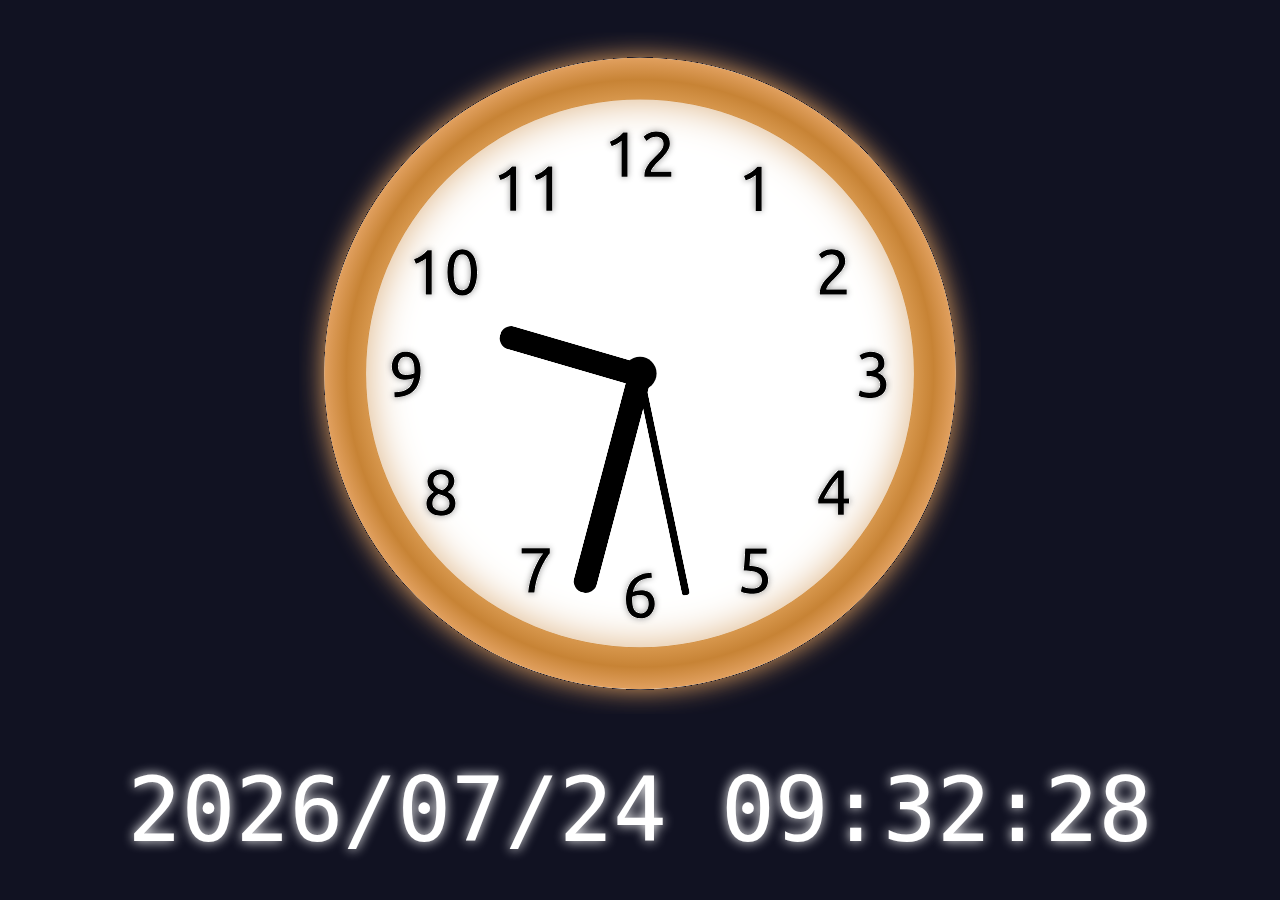
<file: index.html>
<!DOCTYPE html>
<html prefix="og: https://ogp.me/ns#">
  <head>
    <meta name="viewport" content="width=device-width, initial-scale=1">
    <title>
      laseClock
    </title>
    <style>
      body {
        background: #111222;
        color: white;
        margin: 0;
        display: flex;
        height: 100vh;
        justify-content: center;
      }
      .collection {
        display: flex;
        flex-direction: column-reverse;
        justify-content: center;
        width: 100%;
        height: 100%;
      }
      iframe {
        border: none;
        width: 100%;
        background: none;
      }
      .analog {
        height: 60vw;
      }
    </style>
    <meta
      property="og:title"
      content="laseClock"
    >
    <meta
      property="og:description"
      content="Simple analog and digital clocks."
    >
    <noscript>
      This website will not work without JavaScript.
      <style>
        body { display: none; }
      </style>
    </noscript>
  </head>
  <body>
    <div class="collection">
      <iframe 
        src="./digital.html"
        class="digital"
      ></iframe>
      <iframe
        src="./analog.html"
        class="analog"
      ></iframe>
    </div>
  </body>
</html>
</file>
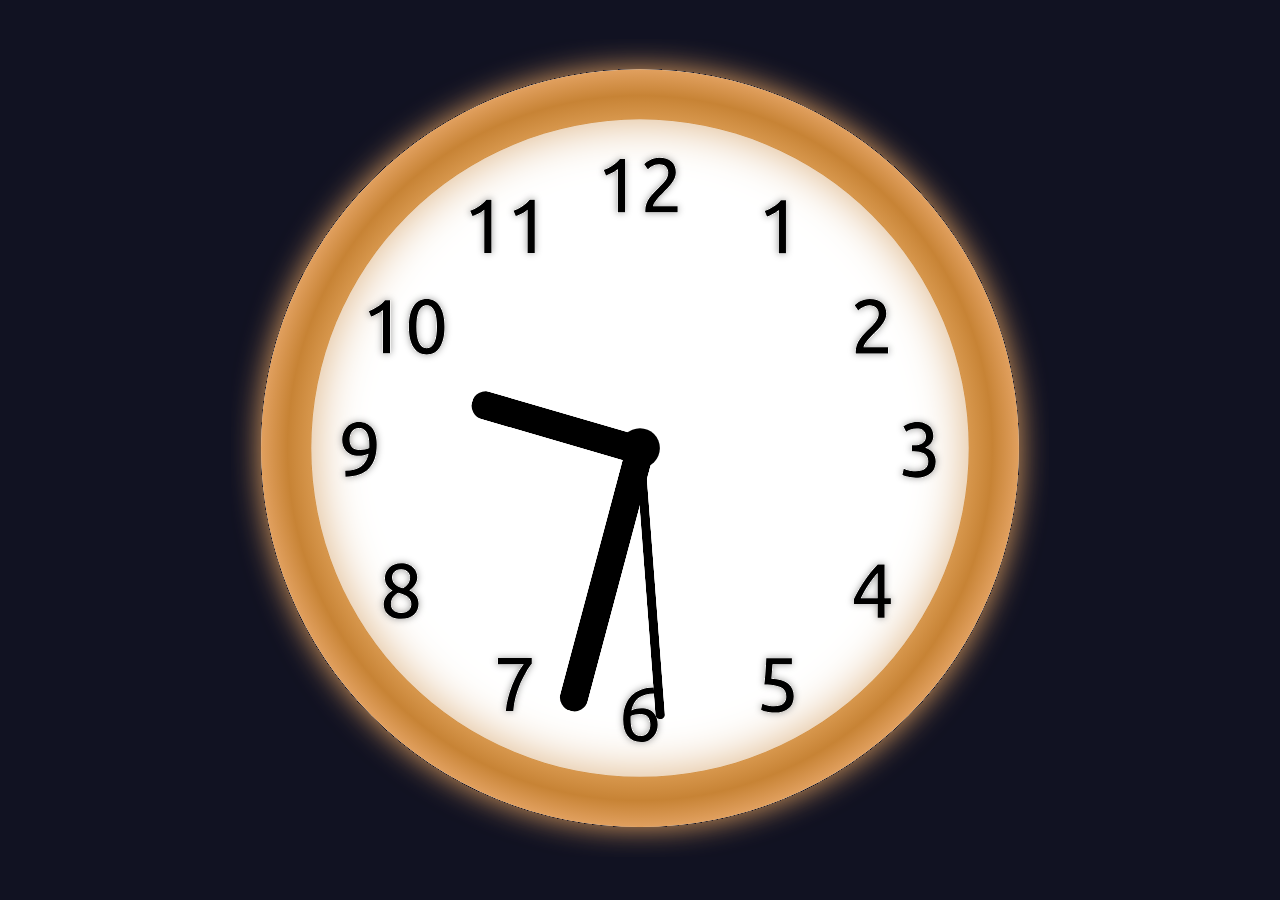
<file: analog.html>
<!DOCTYPE html>
<html prefix="og: https://ogp.me/ns#">
  <head>
    <meta name="viewport" content="width=device-width, initial-scale=1">
    <title>
      analog - laseClock
    </title>
    <link
      rel="stylesheet"
      href="./styles/analog.css"
    >
    <meta
      property="og:title"
      content="analog - laseClock"
    >
    <meta
      property="og:description"
      content="A simple analog clock."
    >
  </head>
  <body>
    <noscript>
      This website will not work without JavaScript.
      <style>
        .content, object {
          display: none;
        }
      </style>
    </noscript>
    <div class="content">
      <object data="./assets/base.svg" class="base"></object>
      <div class="hands">
        <object data="./assets/hour_hand.svg"   class="hand hour"></object>
        <object data="./assets/minute_hand.svg" class="hand minute"></object>
        <object data="./assets/second_hand.svg" class="hand second"></object>
      </div>
    </div>
    <script src="./scripts/analog.js"></script>
  </body>
</html>
</file>
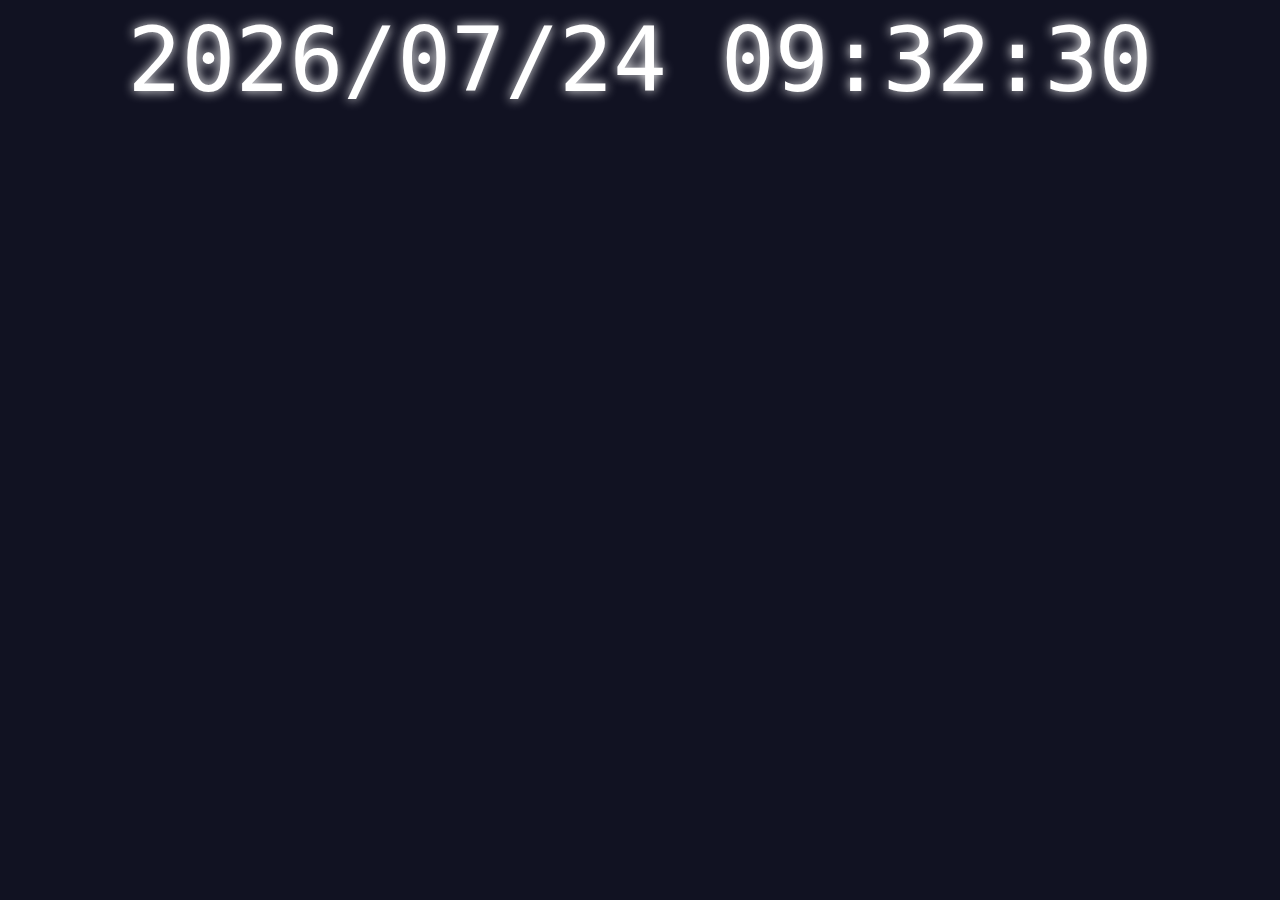
<file: digital.html>
<!DOCTYPE html>
<html prefix="og: https://ogp.me/ns#">
  <head>
    <meta name="viewport" content="width=device-width, initial-scale=1">
    <title>
      digital - laseClock
    </title>
    <link
      rel="stylesheet"
      href="./styles/digital.css"
    >
    <meta
      property="og:title"
      content="digital - laseClock"
    >
    <meta
      property="og:description"
      content="A simple digital clock."
    >
  </head>
  <body>
    <span id="clock">
      <noscript>
        This website will not work without JavaScript.
      </noscript>
    </span>
    <script src="./scripts/digital.js"></script>
  </body>
</html>
</file>
<file: styles/analog.css>
body {
  background-color: #111222;
  object-fit: contain;
  margin: 0;
  height: 100%;
  width: 100%;
  display: flex;
  align-items: center;
  justify-content: center;
  color: white;
  overflow: hidden;
  transition: transform .32s cubic-bezier(0.16, 1, 0.3, 1);
}
.content {
  position: absolute;
  top: 50%;
  transform: translateY(-50%);
  align-items: center;
  justify-content: center;
}
.hands {
  display: flex;
  align-items: center;
  justify-content: center;
  width: 100%;
  height: 100%;
  position: absolute;
  top: 0;
}
.hand {
  position: absolute;
  transform: translate(-50%, -50%);
  transform-origin: center;
}
</file>
<file: styles/digital.css>
body {
  display: flex;
  align-items: center;
  justify-content: center;
  text-align: center;
  font-family: Consolas, 'Ubuntu Sans Mono', Inconsolata, monospace;
  background-color: #111222;
  color: white;
  white-space: pre-wrap;
  text-shadow: 0 0 12px white;
  overflow: hidden;
}

#clock {
  font-size: 7vw;
  transition: .5s cubic-bezier(0.16, 1, 0.3, 1);
}
</file>
